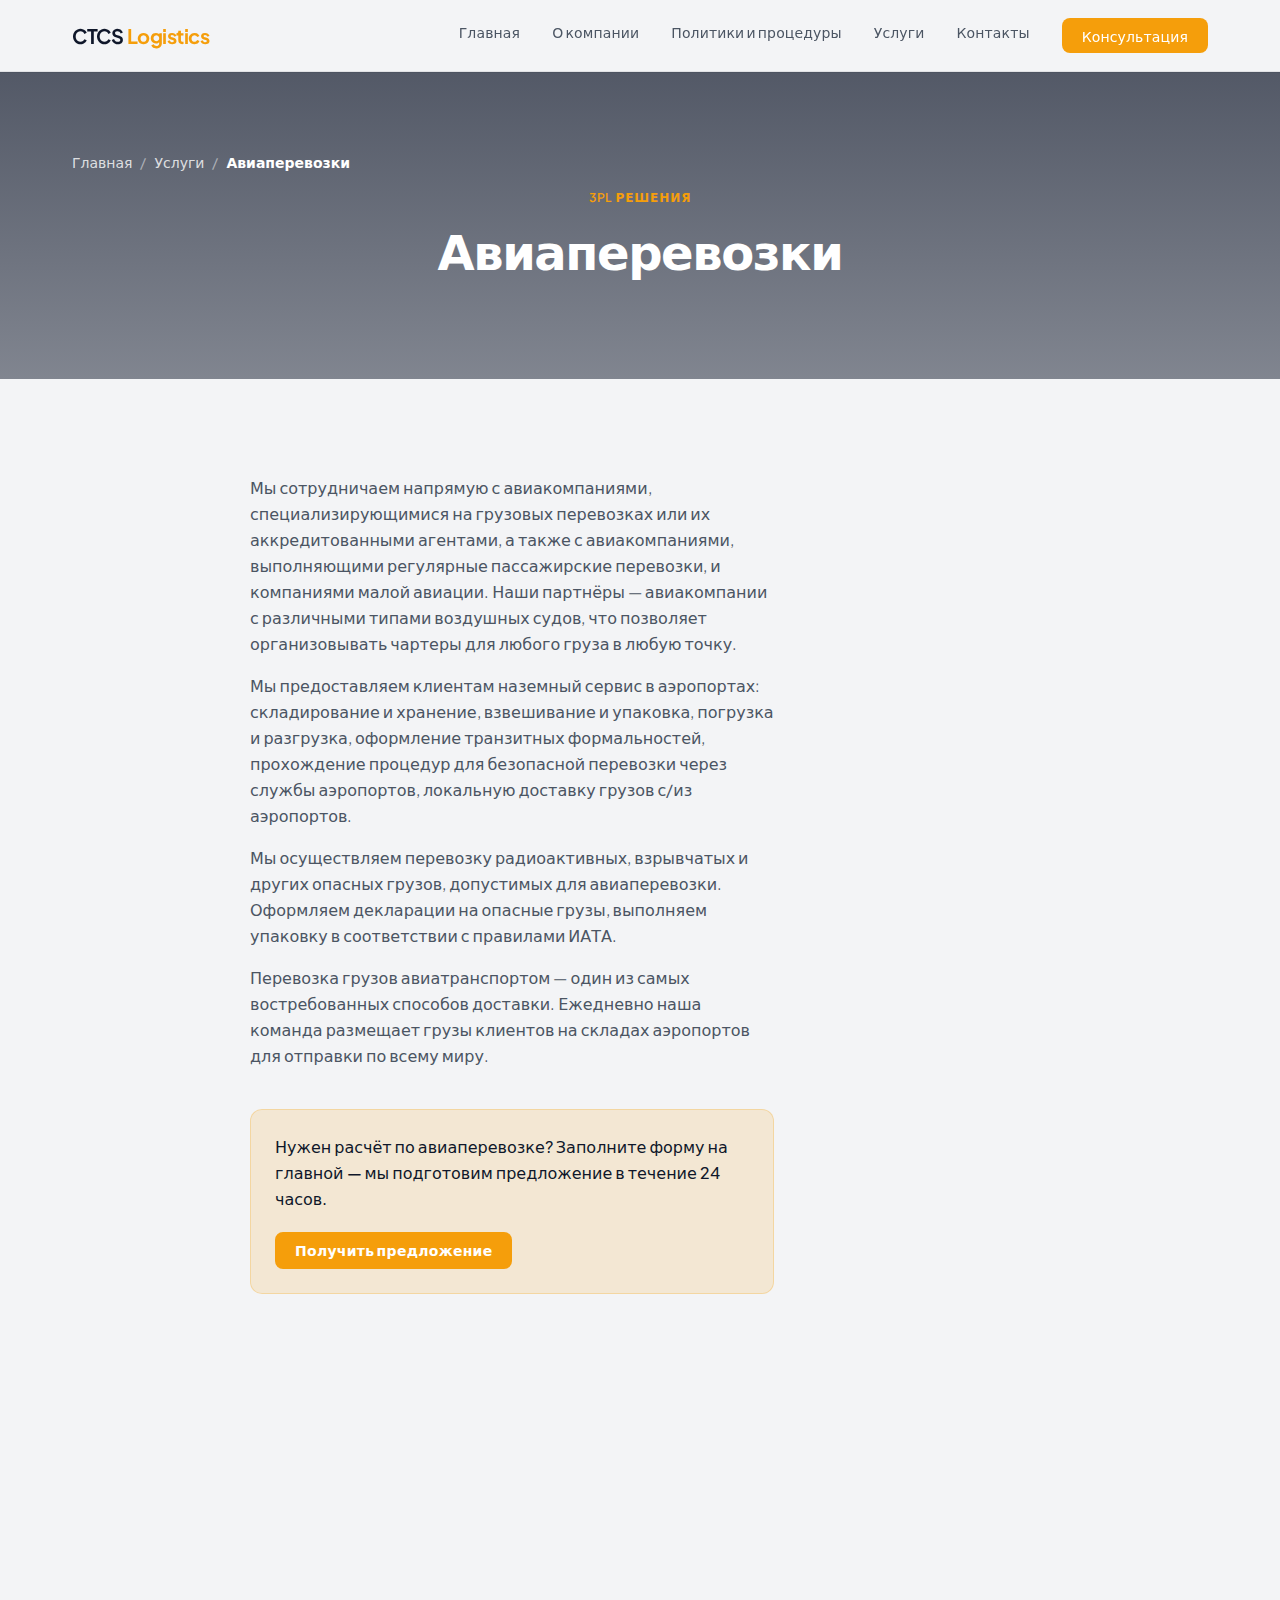
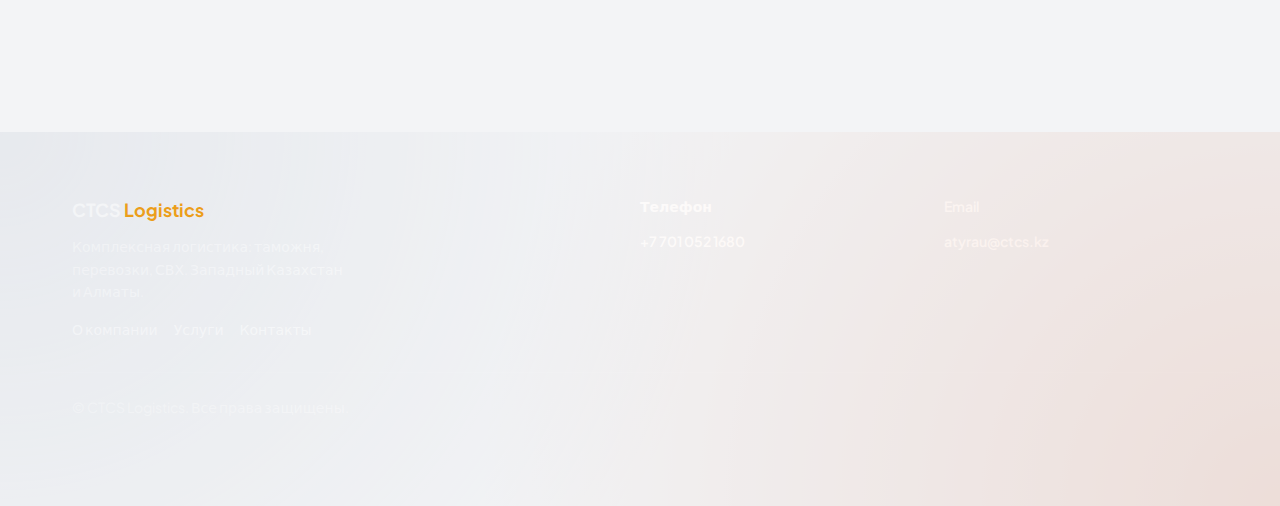
<file: service-avia.html>
<!DOCTYPE html>
<html lang="ru">
<head>
  <meta charset="UTF-8">
  <meta name="viewport" content="width=device-width, initial-scale=1.0">
  <meta name="description" content="Авиаперевозки грузов — CTCS Logistics. Чартеры, наземный сервис в аэропортах, опасные грузы ИАТА.">
  <title>Авиаперевозки — CTCS Logistics</title>
  <link rel="stylesheet" href="css/main.css">
</head>
<body>
  <header class="site-header">
    <div class="container">
      <a href="index.html" class="logo">CTCS <span>Logistics</span></a>
      <nav class="nav-desktop" aria-label="Основная навигация">
        <a href="index.html">Главная</a>
        <a href="about.html">О компании</a>
        <a href="politiki-i-proczedury.html">Политики и процедуры</a>
        <a href="services.html">Услуги</a>
        <a href="contact.html">Контакты</a>
        <a href="contact.html#consult" class="btn btn-primary">Консультация</a>
      </nav>
      <button type="button" class="menu-toggle" aria-label="Открыть меню" aria-expanded="false"><span></span><span></span><span></span></button>
    </div>
    <nav class="nav-mobile" aria-label="Мобильное меню">
      <a href="index.html">Главная</a>
      <a href="about.html">О компании</a>
      <a href="politiki-i-proczedury.html">Политики и процедуры</a>
      <a href="services.html">Услуги</a>
      <a href="contact.html">Контакты</a>
      <a href="contact.html#consult" class="btn btn-primary">Консультация</a>
    </nav>
  </header>
  <main>
    <section class="page-hero page-hero-image section" style="background-image: url('https://images.unsplash.com/photo-1436491865332-7a61a109cc05?w=1600&q=80');">
      <div class="container">
        <nav class="breadcrumbs" aria-label="Хлебные крошки">
          <a href="index.html">Главная</a>
          <span>/</span>
          <a href="services.html">Услуги</a>
          <span>/</span>
          <span class="current">Авиаперевозки</span>
        </nav>
        <p class="section-label">3PL Решения</p>
        <h1>Авиаперевозки</h1>
      </div>
    </section>
    <section class="section">
      <div class="container">
        <div class="service-content reveal">
          <p>Мы сотрудничаем напрямую с авиакомпаниями, специализирующимися на грузовых перевозках или их аккредитованными агентами, а также с авиакомпаниями, выполняющими регулярные пассажирские перевозки, и компаниями малой авиации. Наши партнёры — авиакомпании с различными типами воздушных судов, что позволяет организовывать чартеры для любого груза в любую точку.</p>
          <p>Мы предоставляем клиентам наземный сервис в аэропортах: складирование и хранение, взвешивание и упаковка, погрузка и разгрузка, оформление транзитных формальностей, прохождение процедур для безопасной перевозки через службы аэропортов, локальную доставку грузов с/из аэропортов.</p>
          <p>Мы осуществляем перевозку радиоактивных, взрывчатых и других опасных грузов, допустимых для авиаперевозки. Оформляем декларации на опасные грузы, выполняем упаковку в соответствии с правилами ИАТА.</p>
          <p>Перевозка грузов авиатранспортом — один из самых востребованных способов доставки. Ежедневно наша команда размещает грузы клиентов на складах аэропортов для отправки по всему миру.</p>
          <div class="service-cta-block">
            <p>Нужен расчёт по авиаперевозке? Заполните форму на главной — мы подготовим предложение в течение 24 часов.</p>
            <a href="index.html#request" class="btn btn-primary">Получить предложение</a>
          </div>
        </div>
        <div class="stats-block reveal">
          <div class="container">
            <div class="stats-grid">
              <div class="stat-item"><div class="stat-number">17+</div><div class="stat-label">Лет опыта</div></div>
              <div class="stat-item"><div class="stat-number">7</div><div class="stat-label">Направлений</div></div>
              <div class="stat-item"><div class="stat-number">24/7</div><div class="stat-label">Поддержка</div></div>
              <div class="stat-item"><div class="stat-number">5</div><div class="stat-label">Городов</div></div>
            </div>
          </div>
        </div>
      </div>
    </section>
  </main>
  <footer class="site-footer footer-rich">
    <div class="container">
      <div>
        <a href="index.html" class="footer-logo">CTCS <span>Logistics</span></a>
        <p class="footer-about">Комплексная логистика: таможня, перевозки, СВХ. Западный Казахстан и Алматы.</p>
        <nav class="footer-nav" style="margin-top: var(--space-4);">
          <a href="about.html">О компании</a>
          <a href="services.html">Услуги</a>
          <a href="contact.html">Контакты</a>
        </nav>
      </div>
      <div>
        <p style="font-size: var(--text-sm); font-weight: 600; color: #fff; margin-bottom: var(--space-3);">Телефон</p>
        <a href="tel:+77010521680" class="footer-contact">+7 701 052 1680</a>
      </div>
      <div>
        <p style="font-size: var(--text-sm); font-weight: 600; color: #fff; margin-bottom: var(--space-3);">Email</p>
        <a href="mailto:atyrau@ctcs.kz">atyrau@ctcs.kz</a>
      </div>
    </div>
    <div class="container footer-bottom"><p>© CTCS Logistics. Все права защищены.</p></div>
  </footer>
  <script src="js/main.js"></script>
</body>
</html>
</file>
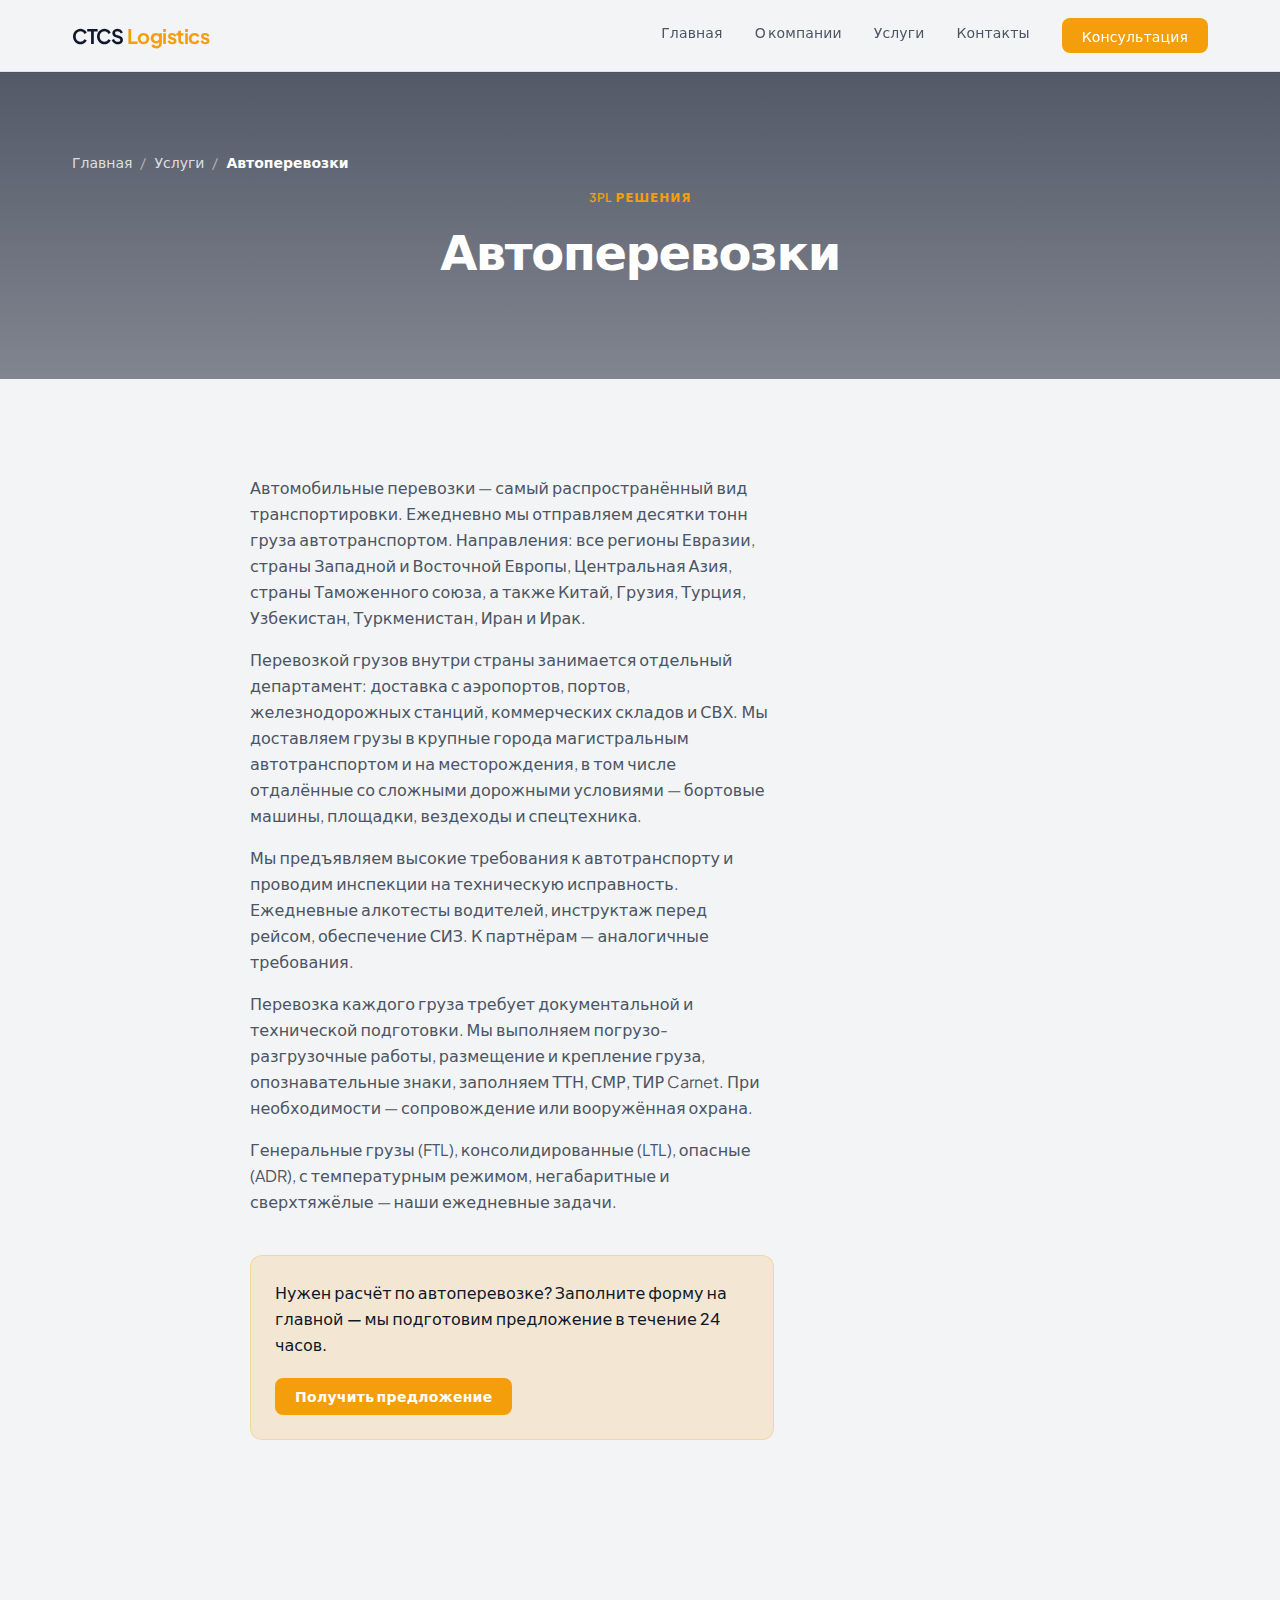
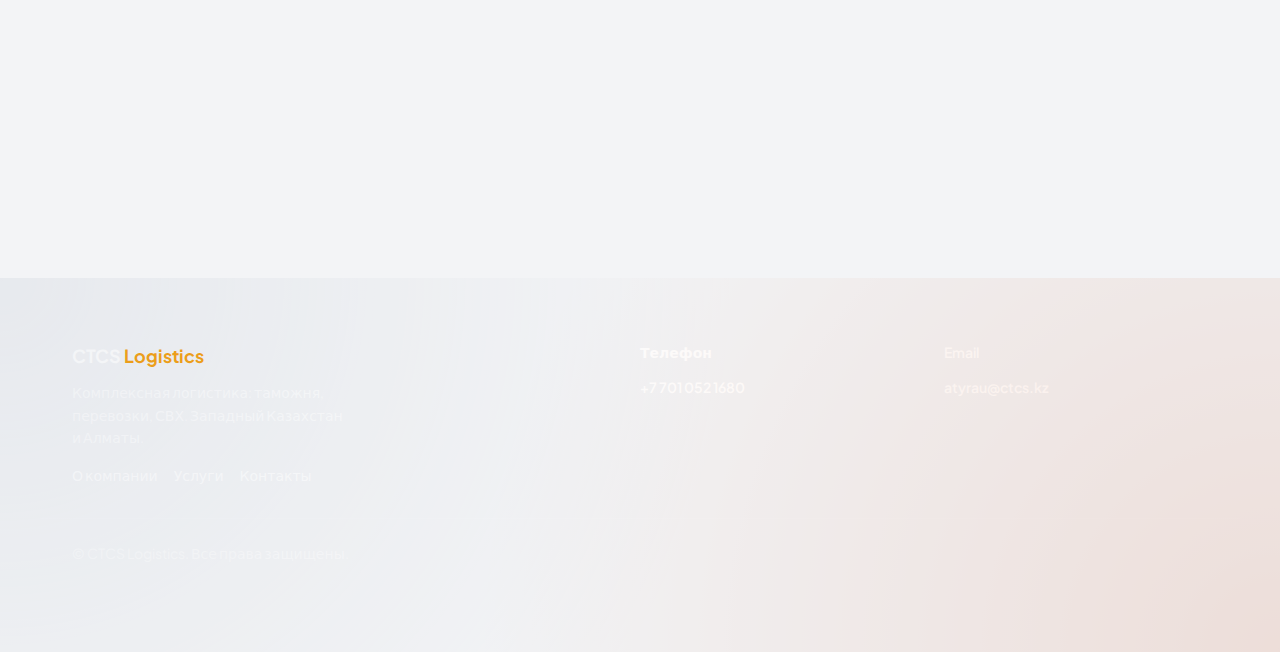
<file: service-avto.html>
<!DOCTYPE html>
<html lang="ru">
<head>
  <meta charset="UTF-8">
  <meta name="viewport" content="width=device-width, initial-scale=1.0">
  <meta name="description" content="Автомобильные перевозки — CTCS Logistics. Евразия, СНГ, FTL, LTL, ADR, негабарит.">
  <title>Автоперевозки — CTCS Logistics</title>
  <link rel="stylesheet" href="css/main.css">
</head>
<body>
  <header class="site-header">
    <div class="container">
      <a href="index.html" class="logo">CTCS <span>Logistics</span></a>
      <nav class="nav-desktop" aria-label="Основная навигация">
        <a href="index.html">Главная</a>
        <a href="about.html">О компании</a>
        <a href="services.html">Услуги</a>
        <a href="contact.html">Контакты</a>
        <a href="contact.html#consult" class="btn btn-primary">Консультация</a>
      </nav>
      <button type="button" class="menu-toggle" aria-label="Открыть меню" aria-expanded="false"><span></span><span></span><span></span></button>
    </div>
    <nav class="nav-mobile" aria-label="Мобильное меню">
      <a href="index.html">Главная</a>
      <a href="about.html">О компании</a>
      <a href="services.html">Услуги</a>
      <a href="contact.html">Контакты</a>
      <a href="contact.html#consult" class="btn btn-primary">Консультация</a>
    </nav>
  </header>
  <main>
    <section class="page-hero page-hero-image section" style="background-image: url('https://images.unsplash.com/photo-1601584115197-04ecc0da31d7?w=1600&q=80');">
      <div class="container">
        <nav class="breadcrumbs" aria-label="Хлебные крошки">
          <a href="index.html">Главная</a>
          <span>/</span>
          <a href="services.html">Услуги</a>
          <span>/</span>
          <span class="current">Автоперевозки</span>
        </nav>
        <p class="section-label">3PL Решения</p>
        <h1>Автоперевозки</h1>
      </div>
    </section>
    <section class="section">
      <div class="container">
        <div class="service-content reveal">
          <p>Автомобильные перевозки — самый распространённый вид транспортировки. Ежедневно мы отправляем десятки тонн груза автотранспортом. Направления: все регионы Евразии, страны Западной и Восточной Европы, Центральная Азия, страны Таможенного союза, а также Китай, Грузия, Турция, Узбекистан, Туркменистан, Иран и Ирак.</p>
          <p>Перевозкой грузов внутри страны занимается отдельный департамент: доставка с аэропортов, портов, железнодорожных станций, коммерческих складов и СВХ. Мы доставляем грузы в крупные города магистральным автотранспортом и на месторождения, в том числе отдалённые со сложными дорожными условиями — бортовые машины, площадки, вездеходы и спецтехника.</p>
          <p>Мы предъявляем высокие требования к автотранспорту и проводим инспекции на техническую исправность. Ежедневные алкотесты водителей, инструктаж перед рейсом, обеспечение СИЗ. К партнёрам — аналогичные требования.</p>
          <p>Перевозка каждого груза требует документальной и технической подготовки. Мы выполняем погрузо-разгрузочные работы, размещение и крепление груза, опознавательные знаки, заполняем ТТН, СМР, ТИР Carnet. При необходимости — сопровождение или вооружённая охрана.</p>
          <p>Генеральные грузы (FTL), консолидированные (LTL), опасные (ADR), с температурным режимом, негабаритные и сверхтяжёлые — наши ежедневные задачи.</p>
          <div class="service-cta-block">
            <p>Нужен расчёт по автоперевозке? Заполните форму на главной — мы подготовим предложение в течение 24 часов.</p>
            <a href="index.html#request" class="btn btn-primary">Получить предложение</a>
          </div>
        </div>
        <div class="stats-block reveal">
          <div class="container">
            <div class="stats-grid">
              <div class="stat-item"><div class="stat-number">17+</div><div class="stat-label">Лет опыта</div></div>
              <div class="stat-item"><div class="stat-number">7</div><div class="stat-label">Направлений</div></div>
              <div class="stat-item"><div class="stat-number">24/7</div><div class="stat-label">Поддержка</div></div>
              <div class="stat-item"><div class="stat-number">5</div><div class="stat-label">Городов</div></div>
            </div>
          </div>
        </div>
      </div>
    </section>
  </main>
  <footer class="site-footer footer-rich">
    <div class="container">
      <div>
        <a href="index.html" class="footer-logo">CTCS <span>Logistics</span></a>
        <p class="footer-about">Комплексная логистика: таможня, перевозки, СВХ. Западный Казахстан и Алматы.</p>
        <nav class="footer-nav" style="margin-top: var(--space-4);">
          <a href="about.html">О компании</a>
          <a href="services.html">Услуги</a>
          <a href="contact.html">Контакты</a>
        </nav>
      </div>
      <div>
        <p style="font-size: var(--text-sm); font-weight: 600; color: #fff; margin-bottom: var(--space-3);">Телефон</p>
        <a href="tel:+77010521680" class="footer-contact">+7 701 052 1680</a>
      </div>
      <div>
        <p style="font-size: var(--text-sm); font-weight: 600; color: #fff; margin-bottom: var(--space-3);">Email</p>
        <a href="mailto:atyrau@ctcs.kz">atyrau@ctcs.kz</a>
      </div>
    </div>
    <div class="container footer-bottom"><p>© CTCS Logistics. Все права защищены.</p></div>
  </footer>
  <script src="js/main.js"></script>
</body>
</html>
</file>
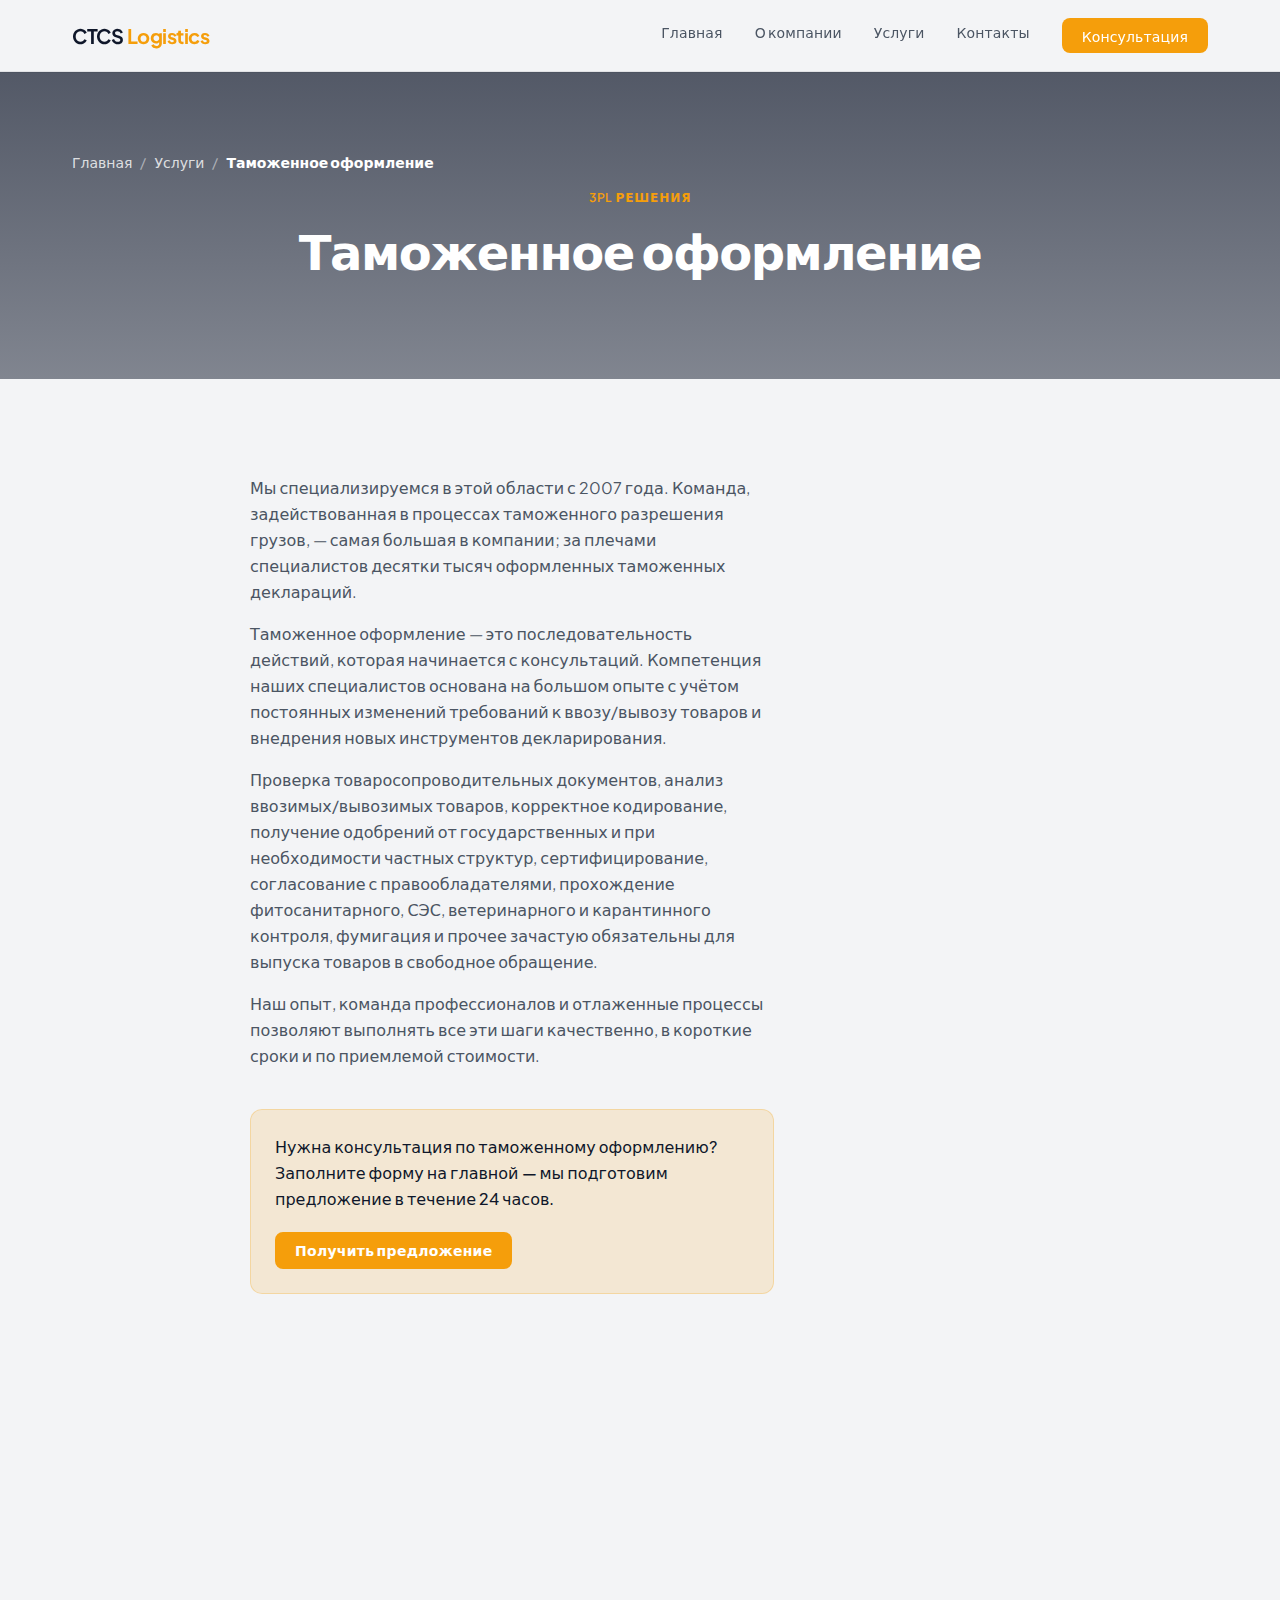
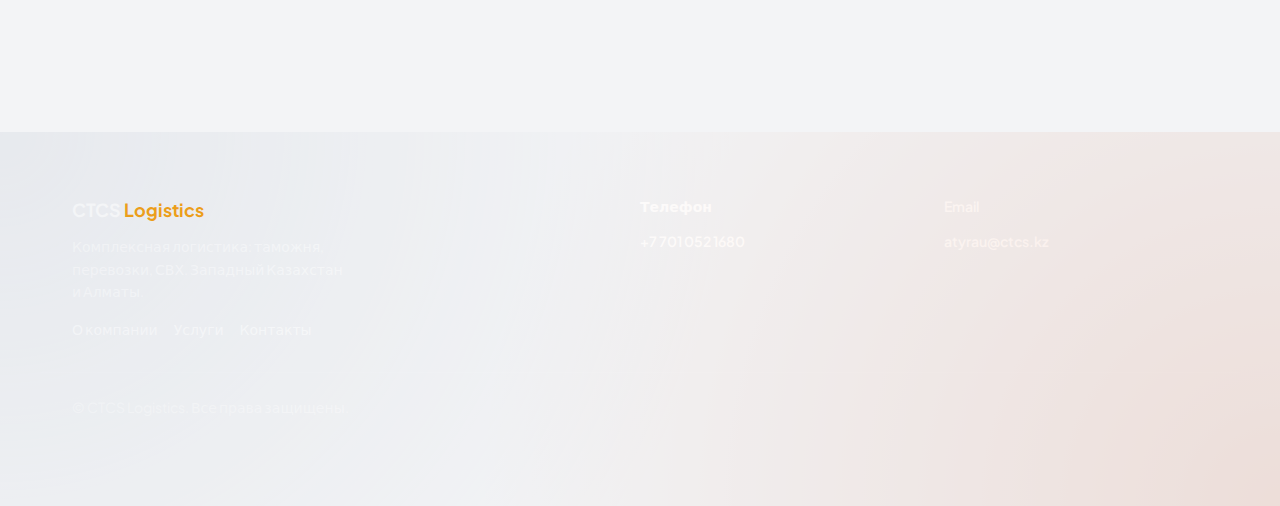
<file: service-customs.html>
<!DOCTYPE html>
<html lang="ru">
<head>
  <meta charset="UTF-8">
  <meta name="viewport" content="width=device-width, initial-scale=1.0">
  <meta name="description" content="Таможенное оформление — CTCS Logistics. С 2007 года. Декларации, сертификация, фитосанитария.">
  <title>Таможенное оформление — CTCS Logistics</title>
  <link rel="stylesheet" href="css/main.css">
</head>
<body>
  <header class="site-header">
    <div class="container">
      <a href="index.html" class="logo">CTCS <span>Logistics</span></a>
      <nav class="nav-desktop" aria-label="Основная навигация">
        <a href="index.html">Главная</a>
        <a href="about.html">О компании</a>
        <a href="services.html">Услуги</a>
        <a href="contact.html">Контакты</a>
        <a href="contact.html#consult" class="btn btn-primary">Консультация</a>
      </nav>
      <button type="button" class="menu-toggle" aria-label="Открыть меню" aria-expanded="false"><span></span><span></span><span></span></button>
    </div>
    <nav class="nav-mobile" aria-label="Мобильное меню">
      <a href="index.html">Главная</a>
      <a href="about.html">О компании</a>
      <a href="services.html">Услуги</a>
      <a href="contact.html">Контакты</a>
      <a href="contact.html#consult" class="btn btn-primary">Консультация</a>
    </nav>
  </header>
  <main>
    <section class="page-hero page-hero-image section" style="background-image: url('https://images.unsplash.com/photo-1586528116311-ad8dd3c8310d?w=1600&q=80');">
      <div class="container">
        <nav class="breadcrumbs" aria-label="Хлебные крошки">
          <a href="index.html">Главная</a>
          <span>/</span>
          <a href="services.html">Услуги</a>
          <span>/</span>
          <span class="current">Таможенное оформление</span>
        </nav>
        <p class="section-label">3PL Решения</p>
        <h1>Таможенное оформление</h1>
      </div>
    </section>
    <section class="section">
      <div class="container">
        <div class="service-content reveal">
          <p>Мы специализируемся в этой области с 2007 года. Команда, задействованная в процессах таможенного разрешения грузов, — самая большая в компании; за плечами специалистов десятки тысяч оформленных таможенных деклараций.</p>
          <p>Таможенное оформление — это последовательность действий, которая начинается с консультаций. Компетенция наших специалистов основана на большом опыте с учётом постоянных изменений требований к ввозу/вывозу товаров и внедрения новых инструментов декларирования.</p>
          <p>Проверка товаросопроводительных документов, анализ ввозимых/вывозимых товаров, корректное кодирование, получение одобрений от государственных и при необходимости частных структур, сертифицирование, согласование с правообладателями, прохождение фитосанитарного, СЭС, ветеринарного и карантинного контроля, фумигация и прочее зачастую обязательны для выпуска товаров в свободное обращение.</p>
          <p>Наш опыт, команда профессионалов и отлаженные процессы позволяют выполнять все эти шаги качественно, в короткие сроки и по приемлемой стоимости.</p>
          <div class="service-cta-block">
            <p>Нужна консультация по таможенному оформлению? Заполните форму на главной — мы подготовим предложение в течение 24 часов.</p>
            <a href="index.html#request" class="btn btn-primary">Получить предложение</a>
          </div>
        </div>
        <div class="stats-block reveal">
          <div class="container">
            <div class="stats-grid">
              <div class="stat-item"><div class="stat-number">17+</div><div class="stat-label">Лет опыта</div></div>
              <div class="stat-item"><div class="stat-number">7</div><div class="stat-label">Направлений</div></div>
              <div class="stat-item"><div class="stat-number">24/7</div><div class="stat-label">Поддержка</div></div>
              <div class="stat-item"><div class="stat-number">5</div><div class="stat-label">Городов</div></div>
            </div>
          </div>
        </div>
      </div>
    </section>
  </main>
  <footer class="site-footer footer-rich">
    <div class="container">
      <div>
        <a href="index.html" class="footer-logo">CTCS <span>Logistics</span></a>
        <p class="footer-about">Комплексная логистика: таможня, перевозки, СВХ. Западный Казахстан и Алматы.</p>
        <nav class="footer-nav" style="margin-top: var(--space-4);">
          <a href="about.html">О компании</a>
          <a href="services.html">Услуги</a>
          <a href="contact.html">Контакты</a>
        </nav>
      </div>
      <div>
        <p style="font-size: var(--text-sm); font-weight: 600; color: #fff; margin-bottom: var(--space-3);">Телефон</p>
        <a href="tel:+77010521680" class="footer-contact">+7 701 052 1680</a>
      </div>
      <div>
        <p style="font-size: var(--text-sm); font-weight: 600; color: #fff; margin-bottom: var(--space-3);">Email</p>
        <a href="mailto:atyrau@ctcs.kz">atyrau@ctcs.kz</a>
      </div>
    </div>
    <div class="container footer-bottom"><p>© CTCS Logistics. Все права защищены.</p></div>
  </footer>
  <script src="js/main.js"></script>
</body>
</html>
</file>
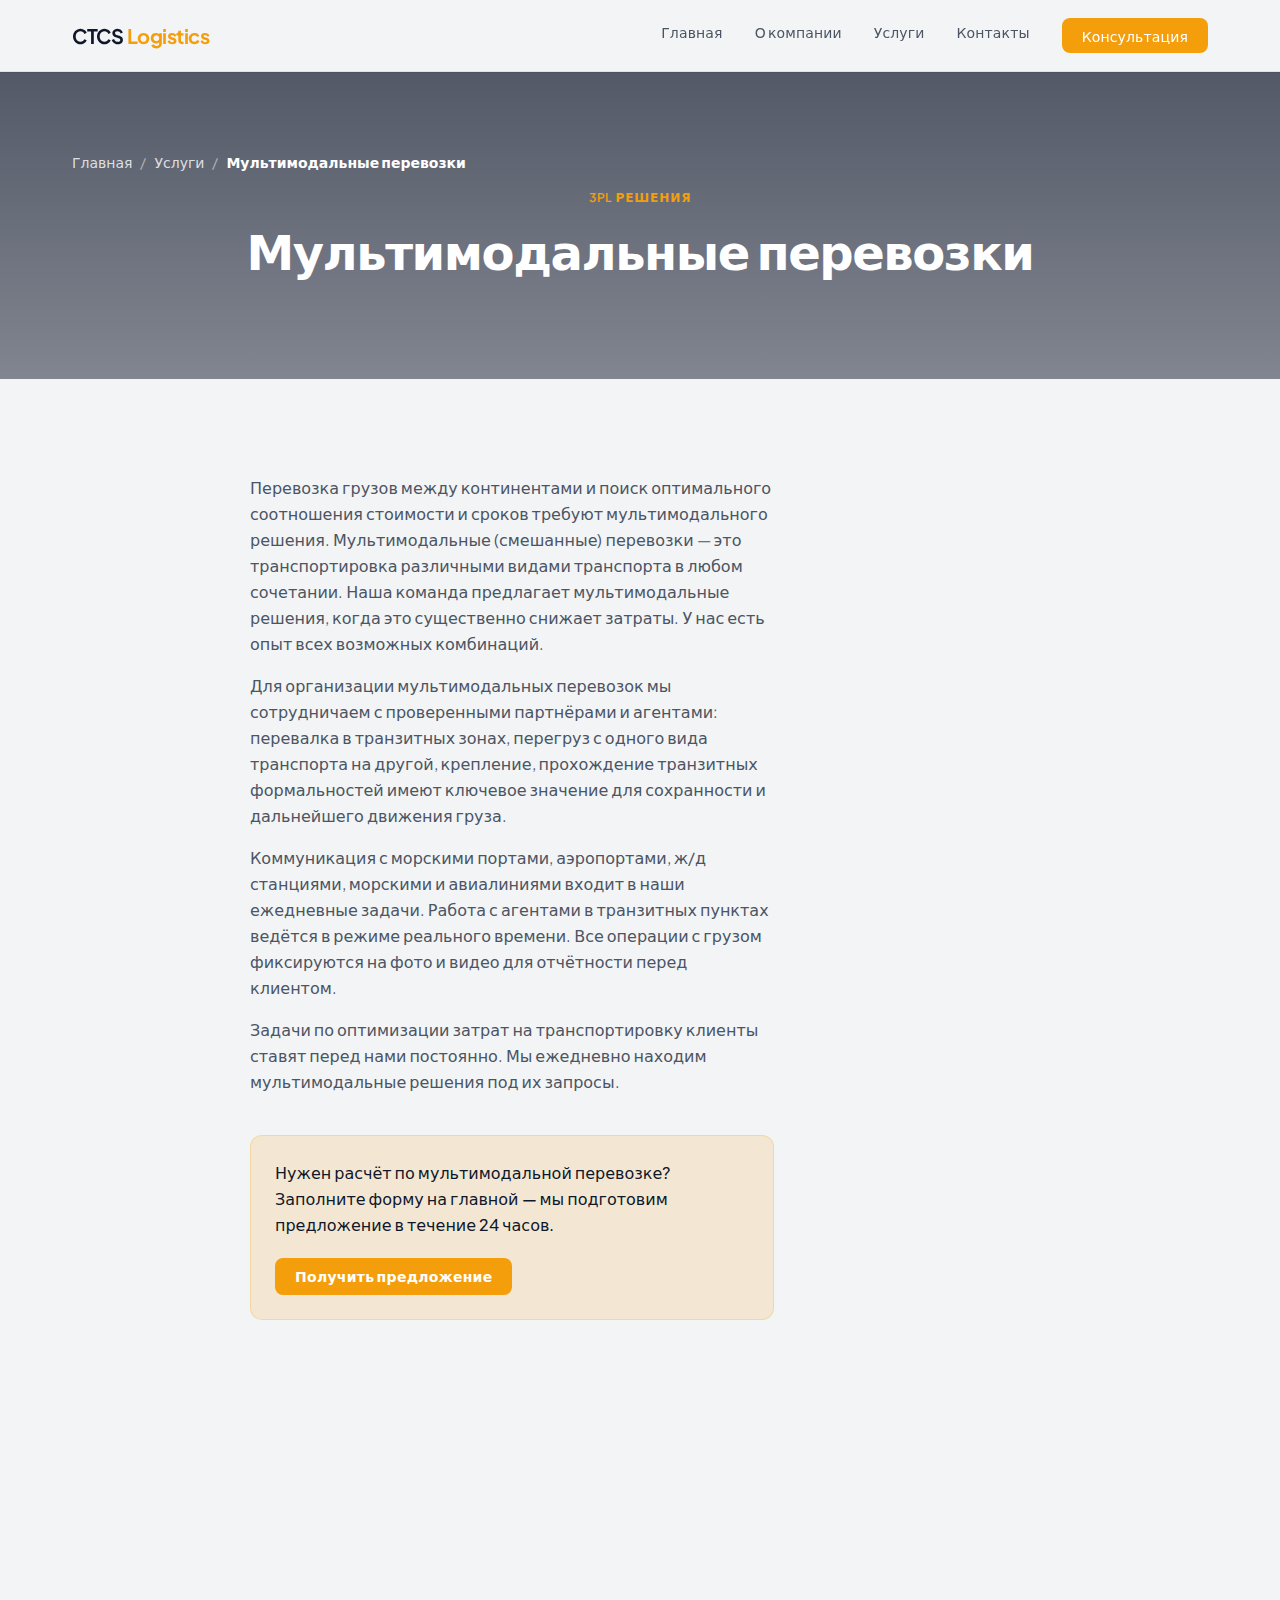
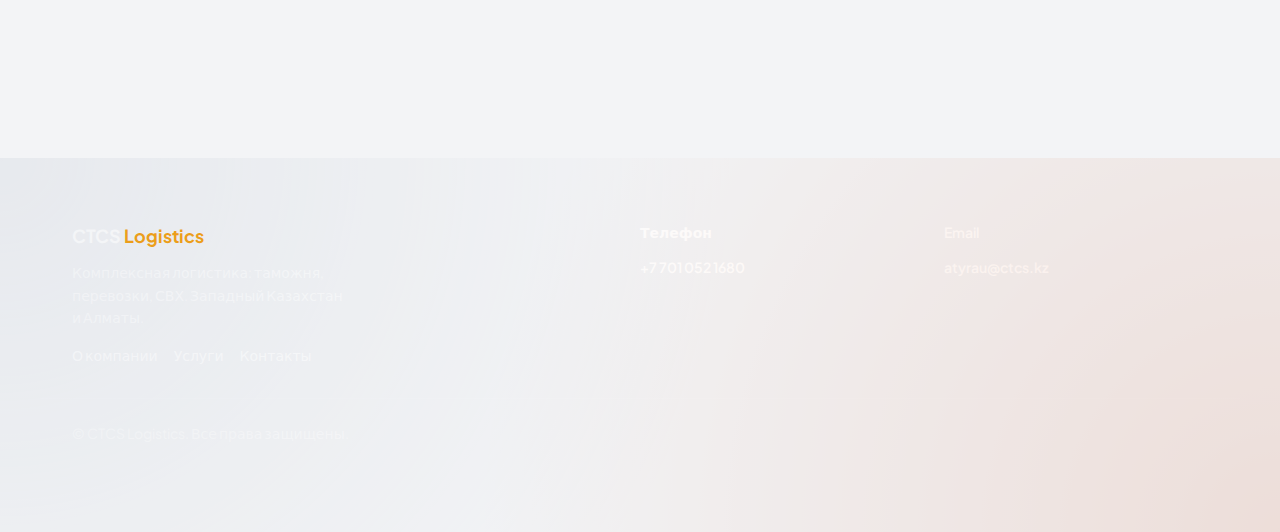
<file: service-multimodal.html>
<!DOCTYPE html>
<html lang="ru">
<head>
  <meta charset="UTF-8">
  <meta name="viewport" content="width=device-width, initial-scale=1.0">
  <meta name="description" content="Мультимодальные перевозки — CTCS Logistics. Оптимальное сочетание видов транспорта.">
  <title>Мультимодальные перевозки — CTCS Logistics</title>
  <link rel="stylesheet" href="css/main.css">
</head>
<body>
  <header class="site-header">
    <div class="container">
      <a href="index.html" class="logo">CTCS <span>Logistics</span></a>
      <nav class="nav-desktop" aria-label="Основная навигация">
        <a href="index.html">Главная</a>
        <a href="about.html">О компании</a>
        <a href="services.html">Услуги</a>
        <a href="contact.html">Контакты</a>
        <a href="contact.html#consult" class="btn btn-primary">Консультация</a>
      </nav>
      <button type="button" class="menu-toggle" aria-label="Открыть меню" aria-expanded="false"><span></span><span></span><span></span></button>
    </div>
    <nav class="nav-mobile" aria-label="Мобильное меню">
      <a href="index.html">Главная</a>
      <a href="about.html">О компании</a>
      <a href="services.html">Услуги</a>
      <a href="contact.html">Контакты</a>
      <a href="contact.html#consult" class="btn btn-primary">Консультация</a>
    </nav>
  </header>
  <main>
    <section class="page-hero page-hero-image section" style="background-image: url('https://images.unsplash.com/photo-1566576721346-d4a3b4eaeb55?w=1600&q=80');">
      <div class="container">
        <nav class="breadcrumbs" aria-label="Хлебные крошки">
          <a href="index.html">Главная</a>
          <span>/</span>
          <a href="services.html">Услуги</a>
          <span>/</span>
          <span class="current">Мультимодальные перевозки</span>
        </nav>
        <p class="section-label">3PL Решения</p>
        <h1>Мультимодальные перевозки</h1>
      </div>
    </section>
    <section class="section">
      <div class="container">
        <div class="service-content reveal">
          <p>Перевозка грузов между континентами и поиск оптимального соотношения стоимости и сроков требуют мультимодального решения. Мультимодальные (смешанные) перевозки — это транспортировка различными видами транспорта в любом сочетании. Наша команда предлагает мультимодальные решения, когда это существенно снижает затраты. У нас есть опыт всех возможных комбинаций.</p>
          <p>Для организации мультимодальных перевозок мы сотрудничаем с проверенными партнёрами и агентами: перевалка в транзитных зонах, перегруз с одного вида транспорта на другой, крепление, прохождение транзитных формальностей имеют ключевое значение для сохранности и дальнейшего движения груза.</p>
          <p>Коммуникация с морскими портами, аэропортами, ж/д станциями, морскими и авиалиниями входит в наши ежедневные задачи. Работа с агентами в транзитных пунктах ведётся в режиме реального времени. Все операции с грузом фиксируются на фото и видео для отчётности перед клиентом.</p>
          <p>Задачи по оптимизации затрат на транспортировку клиенты ставят перед нами постоянно. Мы ежедневно находим мультимодальные решения под их запросы.</p>
          <div class="service-cta-block">
            <p>Нужен расчёт по мультимодальной перевозке? Заполните форму на главной — мы подготовим предложение в течение 24 часов.</p>
            <a href="index.html#request" class="btn btn-primary">Получить предложение</a>
          </div>
        </div>
        <div class="stats-block reveal">
          <div class="container">
            <div class="stats-grid">
              <div class="stat-item"><div class="stat-number">17+</div><div class="stat-label">Лет опыта</div></div>
              <div class="stat-item"><div class="stat-number">7</div><div class="stat-label">Направлений</div></div>
              <div class="stat-item"><div class="stat-number">24/7</div><div class="stat-label">Поддержка</div></div>
              <div class="stat-item"><div class="stat-number">5</div><div class="stat-label">Городов</div></div>
            </div>
          </div>
        </div>
      </div>
    </section>
  </main>
  <footer class="site-footer footer-rich">
    <div class="container">
      <div>
        <a href="index.html" class="footer-logo">CTCS <span>Logistics</span></a>
        <p class="footer-about">Комплексная логистика: таможня, перевозки, СВХ. Западный Казахстан и Алматы.</p>
        <nav class="footer-nav" style="margin-top: var(--space-4);">
          <a href="about.html">О компании</a>
          <a href="services.html">Услуги</a>
          <a href="contact.html">Контакты</a>
        </nav>
      </div>
      <div>
        <p style="font-size: var(--text-sm); font-weight: 600; color: #fff; margin-bottom: var(--space-3);">Телефон</p>
        <a href="tel:+77010521680" class="footer-contact">+7 701 052 1680</a>
      </div>
      <div>
        <p style="font-size: var(--text-sm); font-weight: 600; color: #fff; margin-bottom: var(--space-3);">Email</p>
        <a href="mailto:atyrau@ctcs.kz">atyrau@ctcs.kz</a>
      </div>
    </div>
    <div class="container footer-bottom"><p>© CTCS Logistics. Все права защищены.</p></div>
  </footer>
  <script src="js/main.js"></script>
</body>
</html>
</file>
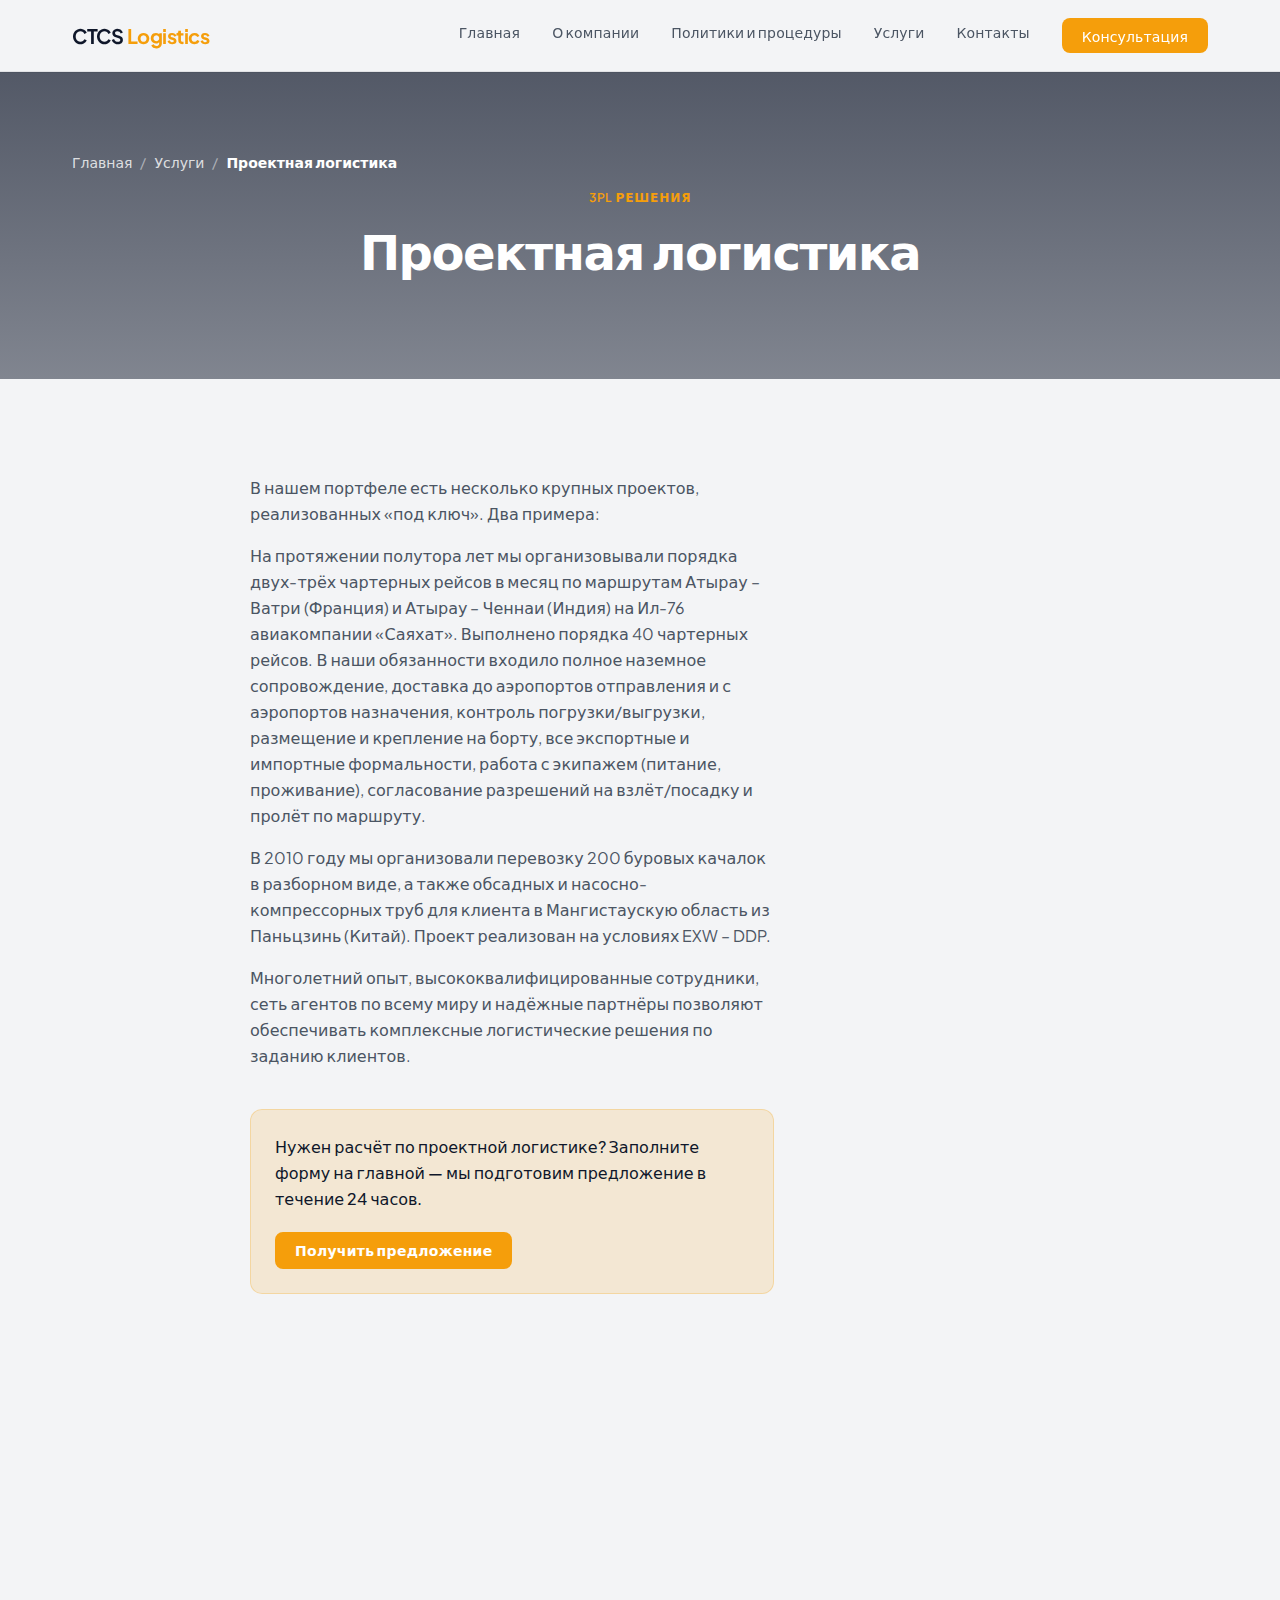
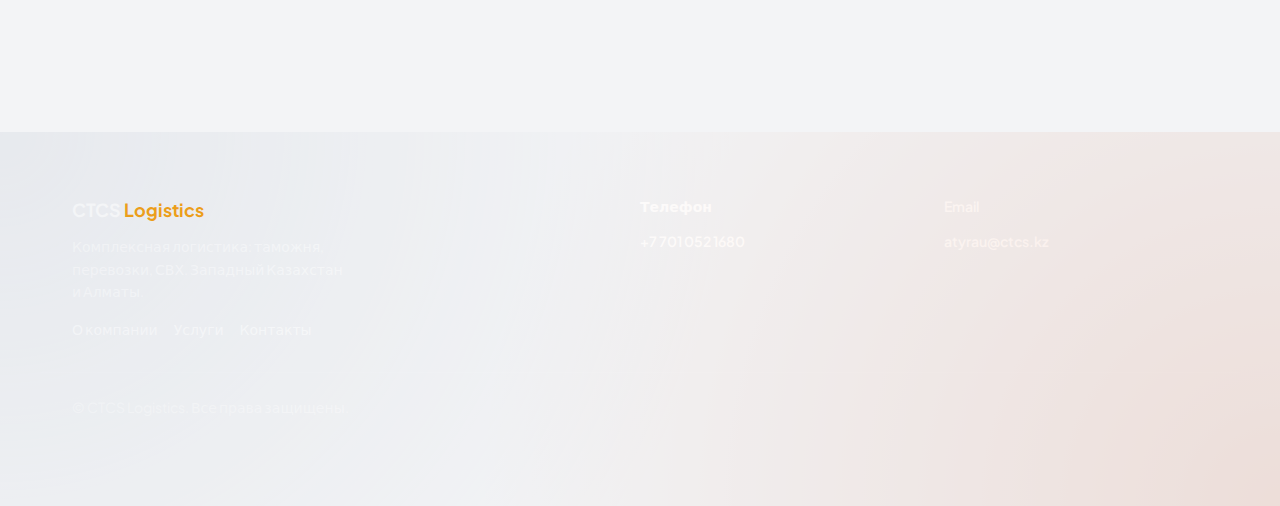
<file: service-project.html>
<!DOCTYPE html>
<html lang="ru">
<head>
  <meta charset="UTF-8">
  <meta name="viewport" content="width=device-width, initial-scale=1.0">
  <meta name="description" content="Проектная логистика — CTCS Logistics. Решения под ключ, чартеры, крупногабаритные перевозки.">
  <title>Проектная логистика — CTCS Logistics</title>
  <link rel="stylesheet" href="css/main.css">
</head>
<body>
  <header class="site-header">
    <div class="container">
      <a href="index.html" class="logo">CTCS <span>Logistics</span></a>
      <nav class="nav-desktop" aria-label="Основная навигация">
        <a href="index.html">Главная</a>
        <a href="about.html">О компании</a>
        <a href="politiki-i-proczedury.html">Политики и процедуры</a>
        <a href="services.html">Услуги</a>
        <a href="contact.html">Контакты</a>
        <a href="contact.html#consult" class="btn btn-primary">Консультация</a>
      </nav>
      <button type="button" class="menu-toggle" aria-label="Открыть меню" aria-expanded="false"><span></span><span></span><span></span></button>
    </div>
    <nav class="nav-mobile" aria-label="Мобильное меню">
      <a href="index.html">Главная</a>
      <a href="about.html">О компании</a>
      <a href="politiki-i-proczedury.html">Политики и процедуры</a>
      <a href="services.html">Услуги</a>
      <a href="contact.html">Контакты</a>
      <a href="contact.html#consult" class="btn btn-primary">Консультация</a>
    </nav>
  </header>
  <main>
    <section class="page-hero page-hero-image section" style="background-image: url('https://images.unsplash.com/photo-1504307651254-35680f356dfd?w=1600&q=80');">
      <div class="container">
        <nav class="breadcrumbs" aria-label="Хлебные крошки">
          <a href="index.html">Главная</a>
          <span>/</span>
          <a href="services.html">Услуги</a>
          <span>/</span>
          <span class="current">Проектная логистика</span>
        </nav>
        <p class="section-label">3PL Решения</p>
        <h1>Проектная логистика</h1>
      </div>
    </section>
    <section class="section">
      <div class="container">
        <div class="service-content reveal">
          <p>В нашем портфеле есть несколько крупных проектов, реализованных «под ключ». Два примера:</p>
          <p>На протяжении полутора лет мы организовывали порядка двух-трёх чартерных рейсов в месяц по маршрутам Атырау – Ватри (Франция) и Атырау – Ченнаи (Индия) на Ил-76 авиакомпании «Саяхат». Выполнено порядка 40 чартерных рейсов. В наши обязанности входило полное наземное сопровождение, доставка до аэропортов отправления и с аэропортов назначения, контроль погрузки/выгрузки, размещение и крепление на борту, все экспортные и импортные формальности, работа с экипажем (питание, проживание), согласование разрешений на взлёт/посадку и пролёт по маршруту.</p>
          <p>В 2010 году мы организовали перевозку 200 буровых качалок в разборном виде, а также обсадных и насосно-компрессорных труб для клиента в Мангистаускую область из Паньцзинь (Китай). Проект реализован на условиях EXW – DDP.</p>
          <p>Многолетний опыт, высококвалифицированные сотрудники, сеть агентов по всему миру и надёжные партнёры позволяют обеспечивать комплексные логистические решения по заданию клиентов.</p>
          <div class="service-cta-block">
            <p>Нужен расчёт по проектной логистике? Заполните форму на главной — мы подготовим предложение в течение 24 часов.</p>
            <a href="index.html#request" class="btn btn-primary">Получить предложение</a>
          </div>
        </div>
        <div class="stats-block reveal">
          <div class="container">
            <div class="stats-grid">
              <div class="stat-item"><div class="stat-number">17+</div><div class="stat-label">Лет опыта</div></div>
              <div class="stat-item"><div class="stat-number">7</div><div class="stat-label">Направлений</div></div>
              <div class="stat-item"><div class="stat-number">24/7</div><div class="stat-label">Поддержка</div></div>
              <div class="stat-item"><div class="stat-number">5</div><div class="stat-label">Городов</div></div>
            </div>
          </div>
        </div>
      </div>
    </section>
  </main>
  <footer class="site-footer footer-rich">
    <div class="container">
      <div>
        <a href="index.html" class="footer-logo">CTCS <span>Logistics</span></a>
        <p class="footer-about">Комплексная логистика: таможня, перевозки, СВХ. Западный Казахстан и Алматы.</p>
        <nav class="footer-nav" style="margin-top: var(--space-4);">
          <a href="about.html">О компании</a>
          <a href="services.html">Услуги</a>
          <a href="contact.html">Контакты</a>
        </nav>
      </div>
      <div>
        <p style="font-size: var(--text-sm); font-weight: 600; color: #fff; margin-bottom: var(--space-3);">Телефон</p>
        <a href="tel:+77010521680" class="footer-contact">+7 701 052 1680</a>
      </div>
      <div>
        <p style="font-size: var(--text-sm); font-weight: 600; color: #fff; margin-bottom: var(--space-3);">Email</p>
        <a href="mailto:atyrau@ctcs.kz">atyrau@ctcs.kz</a>
      </div>
    </div>
    <div class="container footer-bottom"><p>© CTCS Logistics. Все права защищены.</p></div>
  </footer>
  <script src="js/main.js"></script>
</body>
</html>
</file>
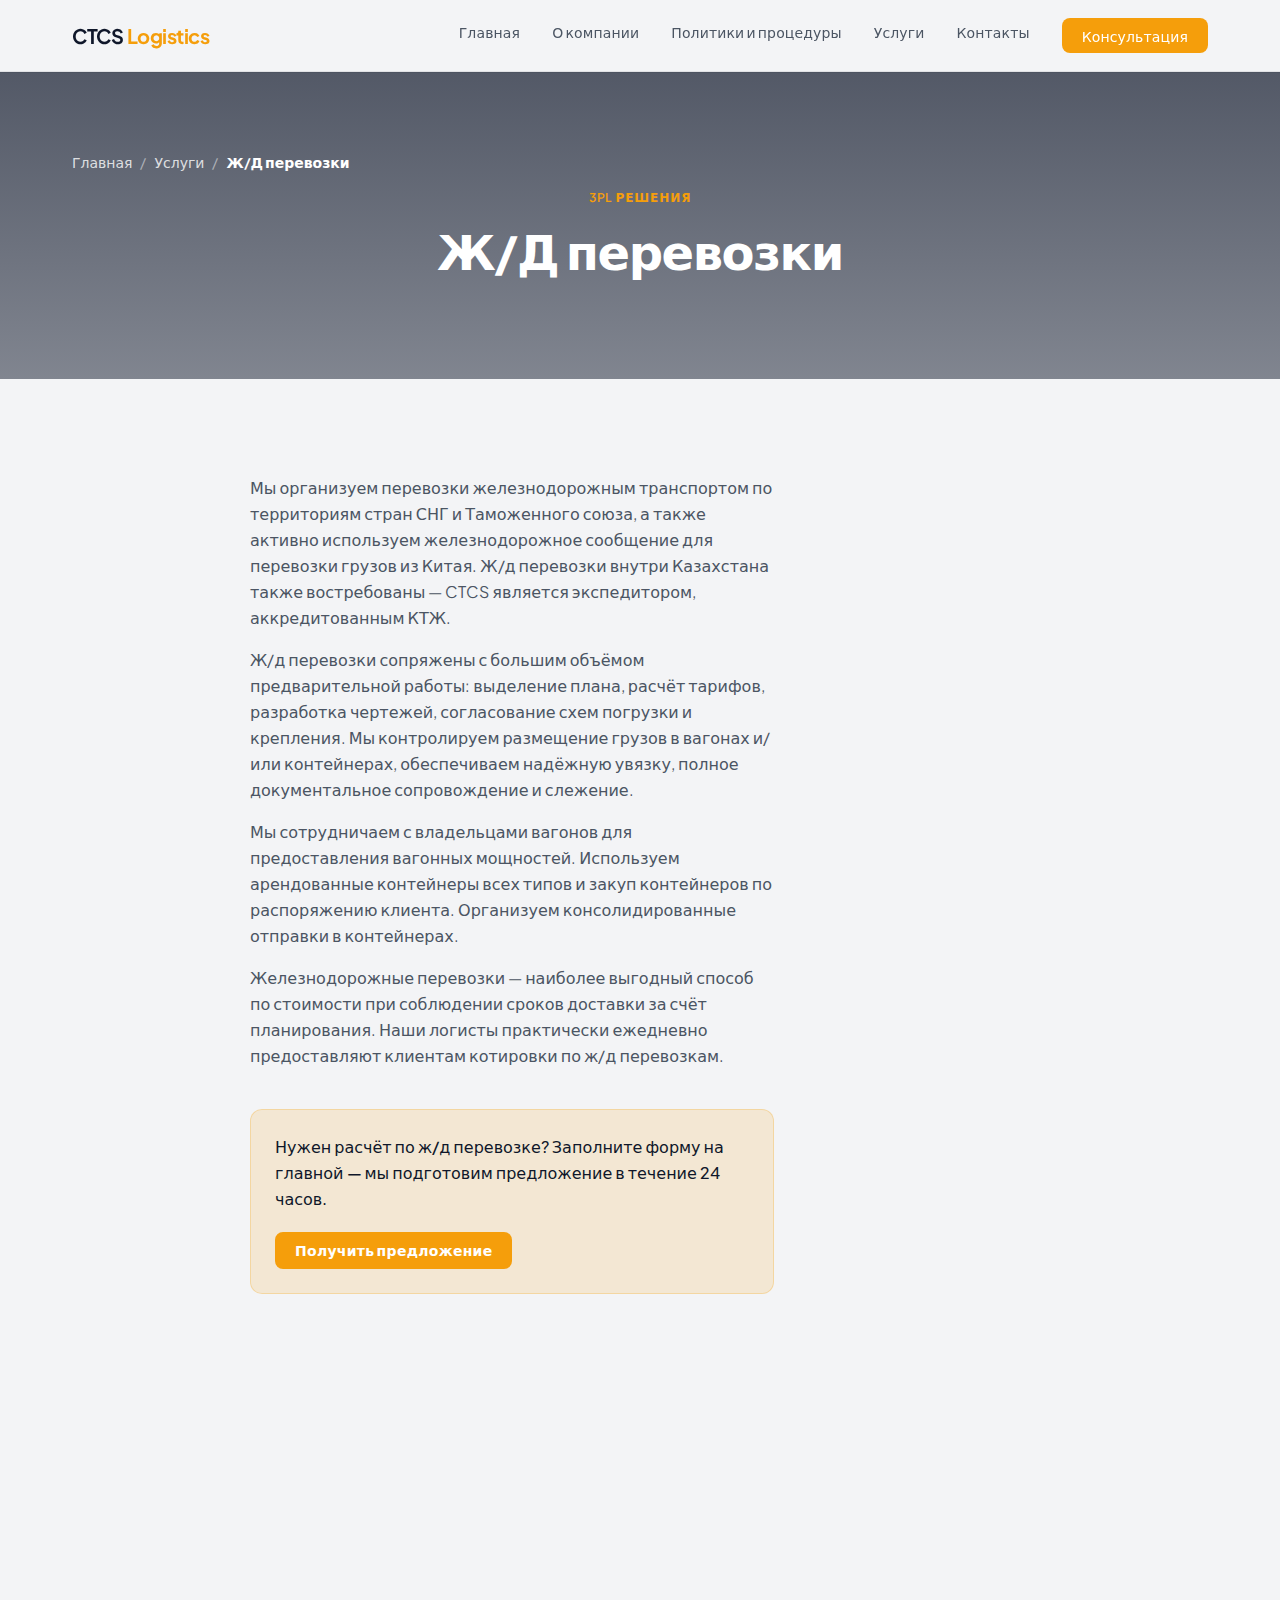
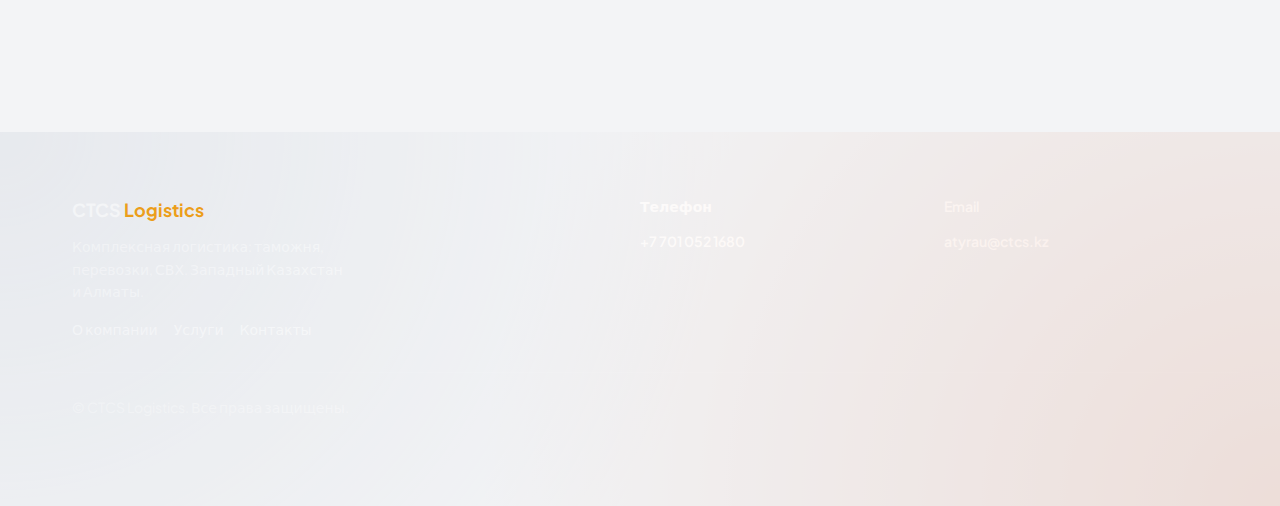
<file: service-rail.html>
<!DOCTYPE html>
<html lang="ru">
<head>
  <meta charset="UTF-8">
  <meta name="viewport" content="width=device-width, initial-scale=1.0">
  <meta name="description" content="Железнодорожные перевозки — CTCS Logistics. СНГ, Китай, КТЖ, вагоны и контейнеры.">
  <title>Ж/Д перевозки — CTCS Logistics</title>
  <link rel="stylesheet" href="css/main.css">
</head>
<body>
  <header class="site-header">
    <div class="container">
      <a href="index.html" class="logo">CTCS <span>Logistics</span></a>
      <nav class="nav-desktop" aria-label="Основная навигация">
        <a href="index.html">Главная</a>
        <a href="about.html">О компании</a>
        <a href="politiki-i-proczedury.html">Политики и процедуры</a>
        <a href="services.html">Услуги</a>
        <a href="contact.html">Контакты</a>
        <a href="contact.html#consult" class="btn btn-primary">Консультация</a>
      </nav>
      <button type="button" class="menu-toggle" aria-label="Открыть меню" aria-expanded="false"><span></span><span></span><span></span></button>
    </div>
    <nav class="nav-mobile" aria-label="Мобильное меню">
      <a href="index.html">Главная</a>
      <a href="about.html">О компании</a>
      <a href="politiki-i-proczedury.html">Политики и процедуры</a>
      <a href="services.html">Услуги</a>
      <a href="contact.html">Контакты</a>
      <a href="contact.html#consult" class="btn btn-primary">Консультация</a>
    </nav>
  </header>
  <main>
    <section class="page-hero page-hero-image section" style="background-image: url('https://images.unsplash.com/photo-1544620347-c4fd4a3d5957?w=1600&q=80');">
      <div class="container">
        <nav class="breadcrumbs" aria-label="Хлебные крошки">
          <a href="index.html">Главная</a>
          <span>/</span>
          <a href="services.html">Услуги</a>
          <span>/</span>
          <span class="current">Ж/Д перевозки</span>
        </nav>
        <p class="section-label">3PL Решения</p>
        <h1>Ж/Д перевозки</h1>
      </div>
    </section>
    <section class="section">
      <div class="container">
        <div class="service-content reveal">
          <p>Мы организуем перевозки железнодорожным транспортом по территориям стран СНГ и Таможенного союза, а также активно используем железнодорожное сообщение для перевозки грузов из Китая. Ж/д перевозки внутри Казахстана также востребованы — CTCS является экспедитором, аккредитованным КТЖ.</p>
          <p>Ж/д перевозки сопряжены с большим объёмом предварительной работы: выделение плана, расчёт тарифов, разработка чертежей, согласование схем погрузки и крепления. Мы контролируем размещение грузов в вагонах и/или контейнерах, обеспечиваем надёжную увязку, полное документальное сопровождение и слежение.</p>
          <p>Мы сотрудничаем с владельцами вагонов для предоставления вагонных мощностей. Используем арендованные контейнеры всех типов и закуп контейнеров по распоряжению клиента. Организуем консолидированные отправки в контейнерах.</p>
          <p>Железнодорожные перевозки — наиболее выгодный способ по стоимости при соблюдении сроков доставки за счёт планирования. Наши логисты практически ежедневно предоставляют клиентам котировки по ж/д перевозкам.</p>
          <div class="service-cta-block">
            <p>Нужен расчёт по ж/д перевозке? Заполните форму на главной — мы подготовим предложение в течение 24 часов.</p>
            <a href="index.html#request" class="btn btn-primary">Получить предложение</a>
          </div>
        </div>
        <div class="stats-block reveal">
          <div class="container">
            <div class="stats-grid">
              <div class="stat-item"><div class="stat-number">17+</div><div class="stat-label">Лет опыта</div></div>
              <div class="stat-item"><div class="stat-number">7</div><div class="stat-label">Направлений</div></div>
              <div class="stat-item"><div class="stat-number">24/7</div><div class="stat-label">Поддержка</div></div>
              <div class="stat-item"><div class="stat-number">5</div><div class="stat-label">Городов</div></div>
            </div>
          </div>
        </div>
      </div>
    </section>
  </main>
  <footer class="site-footer footer-rich">
    <div class="container">
      <div>
        <a href="index.html" class="footer-logo">CTCS <span>Logistics</span></a>
        <p class="footer-about">Комплексная логистика: таможня, перевозки, СВХ. Западный Казахстан и Алматы.</p>
        <nav class="footer-nav" style="margin-top: var(--space-4);">
          <a href="about.html">О компании</a>
          <a href="services.html">Услуги</a>
          <a href="contact.html">Контакты</a>
        </nav>
      </div>
      <div>
        <p style="font-size: var(--text-sm); font-weight: 600; color: #fff; margin-bottom: var(--space-3);">Телефон</p>
        <a href="tel:+77010521680" class="footer-contact">+7 701 052 1680</a>
      </div>
      <div>
        <p style="font-size: var(--text-sm); font-weight: 600; color: #fff; margin-bottom: var(--space-3);">Email</p>
        <a href="mailto:atyrau@ctcs.kz">atyrau@ctcs.kz</a>
      </div>
    </div>
    <div class="container footer-bottom"><p>© CTCS Logistics. Все права защищены.</p></div>
  </footer>
  <script src="js/main.js"></script>
</body>
</html>
</file>
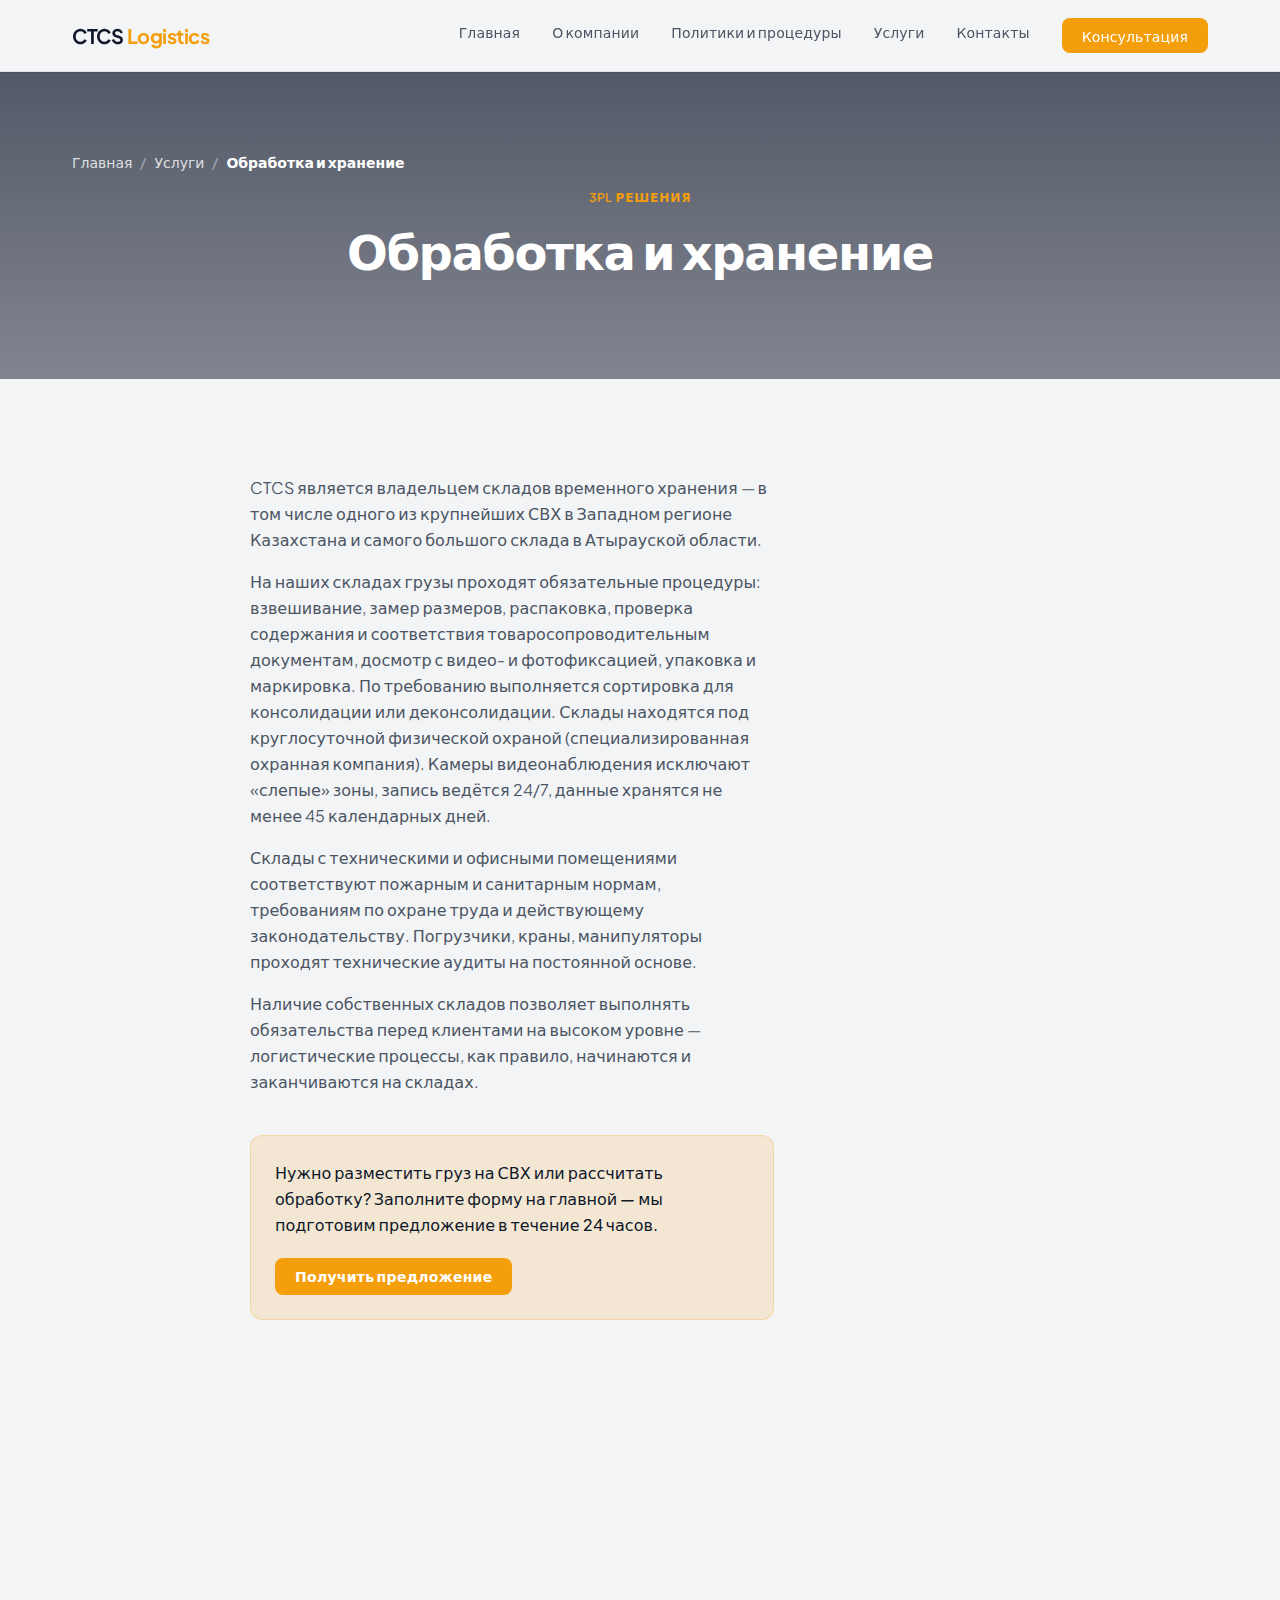
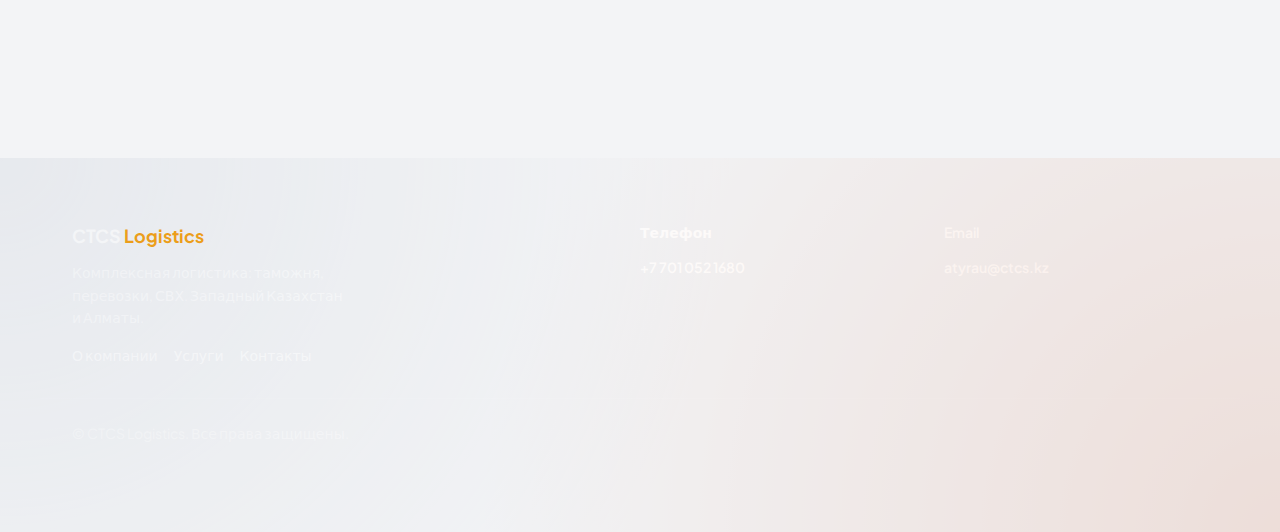
<file: service-storage.html>
<!DOCTYPE html>
<html lang="ru">
<head>
  <meta charset="UTF-8">
  <meta name="viewport" content="width=device-width, initial-scale=1.0">
  <meta name="description" content="Обработка и хранение — CTCS Logistics. СВХ в Атырауской области, охрана 24/7.">
  <title>Обработка и хранение — CTCS Logistics</title>
  <link rel="stylesheet" href="css/main.css">
</head>
<body>
  <header class="site-header">
    <div class="container">
      <a href="index.html" class="logo">CTCS <span>Logistics</span></a>
      <nav class="nav-desktop" aria-label="Основная навигация">
        <a href="index.html">Главная</a>
        <a href="about.html">О компании</a>
        <a href="politiki-i-proczedury.html">Политики и процедуры</a>
        <a href="services.html">Услуги</a>
        <a href="contact.html">Контакты</a>
        <a href="contact.html#consult" class="btn btn-primary">Консультация</a>
      </nav>
      <button type="button" class="menu-toggle" aria-label="Открыть меню" aria-expanded="false"><span></span><span></span><span></span></button>
    </div>
    <nav class="nav-mobile" aria-label="Мобильное меню">
      <a href="index.html">Главная</a>
      <a href="about.html">О компании</a>
      <a href="politiki-i-proczedury.html">Политики и процедуры</a>
      <a href="services.html">Услуги</a>
      <a href="contact.html">Контакты</a>
      <a href="contact.html#consult" class="btn btn-primary">Консультация</a>
    </nav>
  </header>
  <main>
    <section class="page-hero page-hero-image section" style="background-image: url('https://images.unsplash.com/photo-1553413077-190dd305871c?w=1600&q=80');">
      <div class="container">
        <nav class="breadcrumbs" aria-label="Хлебные крошки">
          <a href="index.html">Главная</a>
          <span>/</span>
          <a href="services.html">Услуги</a>
          <span>/</span>
          <span class="current">Обработка и хранение</span>
        </nav>
        <p class="section-label">3PL Решения</p>
        <h1>Обработка и хранение</h1>
      </div>
    </section>
    <section class="section">
      <div class="container">
        <div class="service-content reveal">
          <p>CTCS является владельцем складов временного хранения — в том числе одного из крупнейших СВХ в Западном регионе Казахстана и самого большого склада в Атырауской области.</p>
          <p>На наших складах грузы проходят обязательные процедуры: взвешивание, замер размеров, распаковка, проверка содержания и соответствия товаросопроводительным документам, досмотр с видео- и фотофиксацией, упаковка и маркировка. По требованию выполняется сортировка для консолидации или деконсолидации. Склады находятся под круглосуточной физической охраной (специализированная охранная компания). Камеры видеонаблюдения исключают «слепые» зоны, запись ведётся 24/7, данные хранятся не менее 45 календарных дней.</p>
          <p>Склады с техническими и офисными помещениями соответствуют пожарным и санитарным нормам, требованиям по охране труда и действующему законодательству. Погрузчики, краны, манипуляторы проходят технические аудиты на постоянной основе.</p>
          <p>Наличие собственных складов позволяет выполнять обязательства перед клиентами на высоком уровне — логистические процессы, как правило, начинаются и заканчиваются на складах.</p>
          <div class="service-cta-block">
            <p>Нужно разместить груз на СВХ или рассчитать обработку? Заполните форму на главной — мы подготовим предложение в течение 24 часов.</p>
            <a href="index.html#request" class="btn btn-primary">Получить предложение</a>
          </div>
        </div>
        <div class="stats-block reveal">
          <div class="container">
            <div class="stats-grid">
              <div class="stat-item"><div class="stat-number">17+</div><div class="stat-label">Лет опыта</div></div>
              <div class="stat-item"><div class="stat-number">7</div><div class="stat-label">Направлений</div></div>
              <div class="stat-item"><div class="stat-number">24/7</div><div class="stat-label">Поддержка</div></div>
              <div class="stat-item"><div class="stat-number">5</div><div class="stat-label">Городов</div></div>
            </div>
          </div>
        </div>
      </div>
    </section>
  </main>
  <footer class="site-footer footer-rich">
    <div class="container">
      <div>
        <a href="index.html" class="footer-logo">CTCS <span>Logistics</span></a>
        <p class="footer-about">Комплексная логистика: таможня, перевозки, СВХ. Западный Казахстан и Алматы.</p>
        <nav class="footer-nav" style="margin-top: var(--space-4);">
          <a href="about.html">О компании</a>
          <a href="services.html">Услуги</a>
          <a href="contact.html">Контакты</a>
        </nav>
      </div>
      <div>
        <p style="font-size: var(--text-sm); font-weight: 600; color: #fff; margin-bottom: var(--space-3);">Телефон</p>
        <a href="tel:+77010521680" class="footer-contact">+7 701 052 1680</a>
      </div>
      <div>
        <p style="font-size: var(--text-sm); font-weight: 600; color: #fff; margin-bottom: var(--space-3);">Email</p>
        <a href="mailto:atyrau@ctcs.kz">atyrau@ctcs.kz</a>
      </div>
    </div>
    <div class="container footer-bottom"><p>© CTCS Logistics. Все права защищены.</p></div>
  </footer>
  <script src="js/main.js"></script>
</body>
</html>
</file>
<file: css/main.css>
@import url('https://fonts.googleapis.com/css2?family=Plus+Jakarta+Sans:wght@400;500;600;700&display=swap');

@import 'variables.css';
@import 'base.css';
@import 'components.css';
@import 'design.css';

/* Page-specific: home hero */
.hero {
  min-height: 100vh;
  min-height: 100dvh;
  display: flex;
  flex-direction: column;
  justify-content: center;
  padding-top: var(--header-height);
  padding-bottom: var(--space-16);
  position: relative;
  overflow: hidden;
}

.hero::before {
  content: '';
  position: absolute;
  top: 0;
  left: 0;
  right: 0;
  bottom: 0;
  background: radial-gradient(ellipse 80% 60% at 50% 0%, var(--color-accent-muted) 0%, transparent 55%),
              linear-gradient(180deg, transparent 0%, var(--color-bg) 100%);
  pointer-events: none;
  z-index: 0;
}

.hero .container {
  position: relative;
  z-index: 1;
}

.hero-tagline {
  font-size: var(--text-sm);
  font-weight: 600;
  text-transform: uppercase;
  letter-spacing: 0.15em;
  color: var(--color-accent);
  margin-bottom: var(--space-4);
}

.hero h1 {
  font-size: clamp(2.5rem, 6vw, 4.5rem);
  font-weight: 700;
  letter-spacing: -0.03em;
  line-height: var(--leading-tight);
  margin-bottom: var(--space-4);
  max-width: 20ch;
  color: var(--color-text);
}

.hero-desc {
  font-size: var(--text-lg);
  color: var(--color-text-muted);
  max-width: 52ch;
  line-height: var(--leading-relaxed);
  margin-bottom: var(--space-8);
}

.hero-buttons {
  display: flex;
  flex-wrap: wrap;
  gap: var(--space-4);
}

/* Services grid home */
.services-grid {
  display: grid;
  gap: var(--space-4);
  grid-template-columns: 1fr;
}

@media (min-width: 640px) {
  .services-grid { grid-template-columns: repeat(2, 1fr); }
}

@media (min-width: 1024px) {
  .services-grid { grid-template-columns: repeat(3, 1fr); }
}

.services-grid .card {
  padding: var(--space-6);
}

.services-grid .card a {
  display: flex;
  flex-direction: column;
  align-items: flex-start;
  gap: var(--space-3);
  color: inherit;
}

.services-grid .card h3 {
  font-size: var(--text-base);
  font-weight: 600;
  color: var(--color-text);
}

.services-grid .card p {
  font-size: var(--text-sm);
  color: var(--color-text-muted);
  line-height: var(--leading-relaxed);
}

.services-grid .card svg {
  width: 2.5rem;
  height: 2.5rem;
  color: var(--color-accent);
}

/* Stats / features strip */
.stats-strip {
  display: grid;
  grid-template-columns: repeat(2, 1fr);
  gap: var(--space-6);
  padding: var(--space-10) 0;
}

@media (min-width: 768px) {
  .stats-strip { grid-template-columns: repeat(4, 1fr); }
}

.stats-strip .stat {
  text-align: center;
}

.stats-strip .stat h3 {
  font-size: var(--text-sm);
  font-weight: 600;
  text-transform: uppercase;
  letter-spacing: 0.05em;
  color: var(--color-text-muted);
  margin-bottom: var(--space-2);
}

.stats-strip .stat p {
  font-size: var(--text-xs);
  color: var(--color-text-dim);
  line-height: var(--leading-relaxed);
}

/* CTA block */
.cta-block {
  background: var(--color-bg-card);
  border: 1px solid var(--color-border);
  border-radius: var(--radius-xl);
  padding: var(--space-10);
  text-align: center;
}

.cta-block h2 {
  font-size: var(--text-2xl);
  font-weight: 700;
  margin-bottom: var(--space-2);
  color: var(--color-text);
}

.cta-block p {
  color: var(--color-text-muted);
  margin-bottom: var(--space-6);
}

.cta-form {
  max-width: 28rem;
  margin-inline: auto;
}

.cta-form .form-group {
  margin-bottom: var(--space-4);
}

.cta-form .hint {
  font-size: var(--text-xs);
  color: var(--color-text-dim);
  margin-top: var(--space-2);
}

/* Request form section */
.request-section h2 {
  font-size: var(--text-2xl);
  font-weight: 700;
  margin-bottom: var(--space-2);
  color: var(--color-text);
}

.request-section > p {
  color: var(--color-text-muted);
  margin-bottom: var(--space-8);
}

.request-grid {
  display: grid;
  gap: var(--space-6);
}

@media (min-width: 768px) {
  .request-grid { grid-template-columns: repeat(3, 1fr); }
}

.request-grid .card h3 {
  font-size: var(--text-base);
  font-weight: 600;
  color: var(--color-text-muted);
  margin-bottom: var(--space-2);
}

.request-grid .card p {
  font-size: var(--text-sm);
  color: var(--color-text-dim);
}

/* About page */
.about-intro {
  font-size: var(--text-lg);
  color: var(--color-text-muted);
  line-height: var(--leading-relaxed);
  max-width: 70ch;
  margin-bottom: var(--space-12);
}

.about-block { margin-bottom: var(--space-12); }

.about-block h2 {
  font-size: var(--text-xl);
  font-weight: 600;
  margin-bottom: var(--space-4);
  color: var(--color-text);
}

.about-block p {
  color: var(--color-text-muted);
  line-height: var(--leading-relaxed);
}

.timeline {
  padding-left: var(--space-8);
  border-left: 2px solid var(--color-border);
  margin-left: var(--space-3);
}

.timeline-item {
  position: relative;
  padding-bottom: var(--space-10);
}

.timeline-item:last-child { padding-bottom: 0; }

.timeline-item::before {
  content: '';
  position: absolute;
  left: calc(-1 * (var(--space-8) + 5px));
  top: 0.4em;
  width: 12px;
  height: 12px;
  border-radius: 50%;
  background: var(--color-accent);
  box-shadow: 0 0 0 3px var(--color-bg);
}

.timeline-item h3 {
  font-size: var(--text-sm);
  font-weight: 600;
  color: var(--color-accent);
  margin-bottom: var(--space-1);
}

.timeline-item p {
  font-size: var(--text-sm);
  color: var(--color-text-muted);
  line-height: var(--leading-relaxed);
}

/* Contact: offices */
.offices-grid {
  display: grid;
  gap: var(--space-6);
  grid-template-columns: 1fr;
}

@media (min-width: 640px) {
  .offices-grid { grid-template-columns: repeat(2, 1fr); }
}

@media (min-width: 1024px) {
  .offices-grid { grid-template-columns: repeat(3, 1fr); }
}

.office-card {
  background: var(--color-bg-card);
  border: 1px solid var(--color-border);
  border-radius: var(--radius-lg);
  padding: var(--space-6);
}

.office-card h3 { font-size: var(--text-lg); font-weight: 600; color: var(--color-text); margin-bottom: var(--space-2); }

.office-card p { font-size: var(--text-sm); color: var(--color-text-muted); margin-bottom: var(--space-2); }

.office-card a { font-size: var(--text-sm); color: var(--color-accent); font-weight: 500; }

.office-card a:hover { text-decoration: underline; }

/* Service detail */
.service-content { max-width: 65ch; }

.service-content p {
  color: var(--color-text-muted);
  line-height: var(--leading-relaxed);
  margin-bottom: var(--space-4);
}

.service-content p:last-child { margin-bottom: 0; }

.service-cta-block {
  margin-top: var(--space-10);
  padding: var(--space-6);
  background: var(--color-accent-muted);
  border-radius: var(--radius-lg);
  border: 1px solid rgba(245, 158, 11, 0.25);
}

.service-cta-block p {
  margin-bottom: var(--space-3);
  color: var(--color-text);
  font-weight: 500;
}

.service-cta-block .btn { margin-top: var(--space-2); }

/* Services list page */
.services-list .card { display: block; padding: var(--space-6); }

.services-list .card h3 { font-size: var(--text-lg); margin-bottom: var(--space-2); }

.services-list .card p { color: var(--color-text-muted); margin-bottom: var(--space-4); }

.services-list .card .btn { margin-top: var(--space-2); }
</file>
